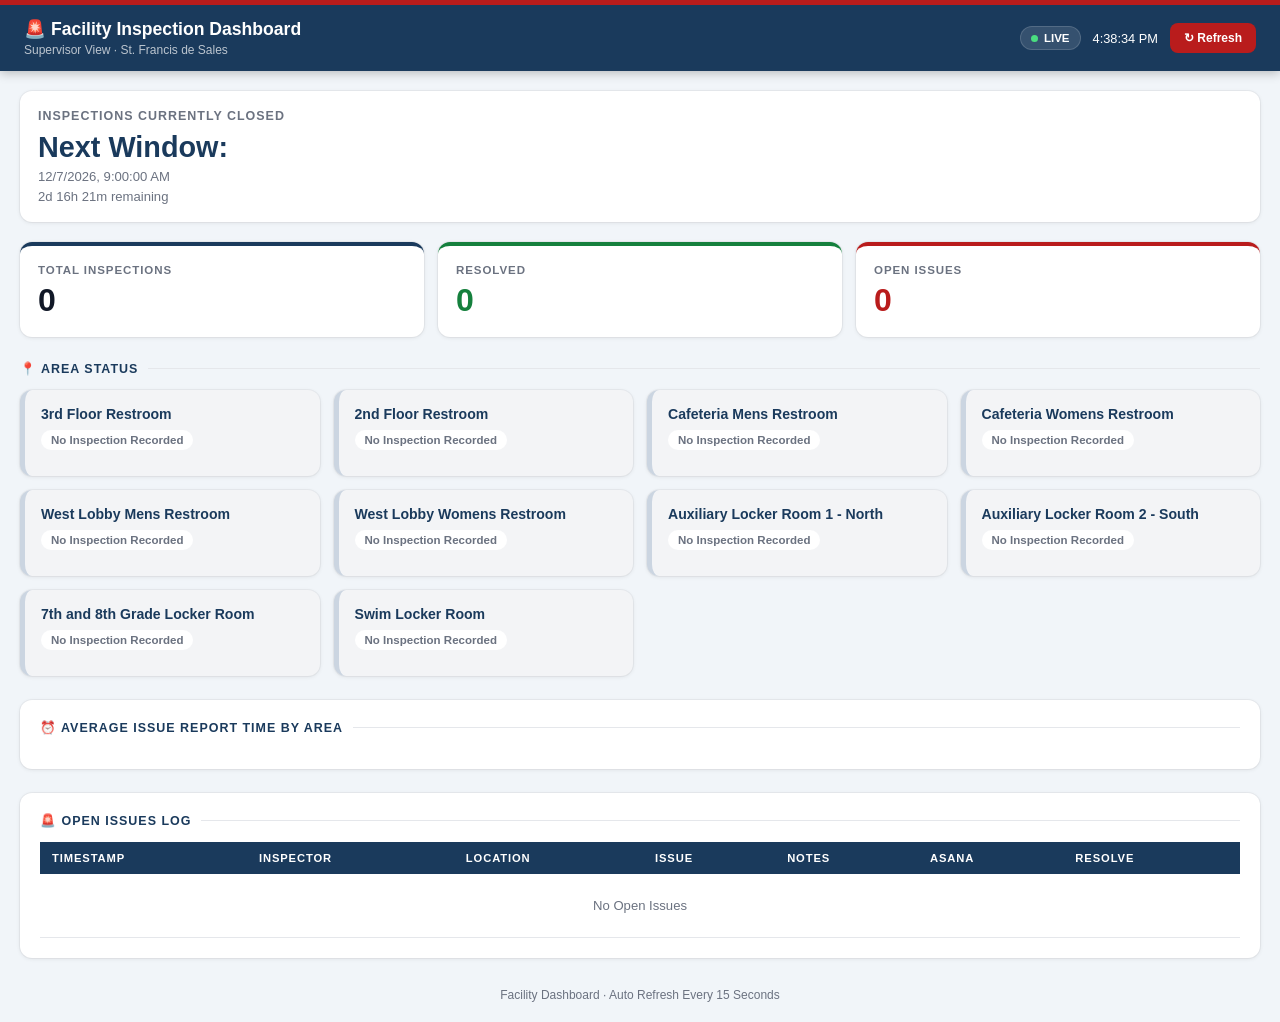
<file: index.html>
<!DOCTYPE html>
<html lang="en">
<head>
  <meta charset="UTF-8" />
  <meta
    name="viewport"
    content="width=device-width, initial-scale=1.0"
  />

  <title>
    Facility Inspection Dashboard — Supervisor
  </title>

  <link rel="stylesheet" href="style.css" />

  <!-- 🚨 Alert Shield Favicon -->
  <link
    rel="icon"
    type="image/svg+xml"
    href='data:image/svg+xml,
    <svg xmlns="http://www.w3.org/2000/svg" viewBox="0 0 64 64">
      <path fill="%23b91c1c"
      d="M32 4 L56 14 V30 C56 46 45 57 32 60 C19 57 8 46 8 30 V14 Z"/>
      <path fill="white"
      d="M32 18 L34 38 H30 Z"/>
      <circle cx="32" cy="46" r="3" fill="white"/>
    </svg>'
  />
</head>

<body>

<header>
  <div class="header-top"></div>

  <div class="header-inner">

    <div class="header-title">
      <h1>
        🚨 Facility Inspection Dashboard
      </h1>

      <p>
        Supervisor View · St. Francis de Sales
      </p>
    </div>

    <div class="header-right">

      <div class="live-pill">
        <span class="live-dot"></span>
        LIVE
      </div>

      <div class="clock" id="clock">
        --:--:--
      </div>

      <button
        class="refresh-btn"
        onclick="refreshDashboard()"
      >
        ↻ Refresh
      </button>

    </div>
  </div>
</header>

<main>

  <!-- COUNTDOWN -->
  <div class="countdown-card">
    <div id="inspection-countdown"></div>
  </div>

  <!-- STATS -->
  <div class="stats-grid">

    <div class="stat-card">
      <div class="stat-label">
        Total Inspections
      </div>

      <div
        class="stat-value"
        id="total-inspections"
      >
        0
      </div>
    </div>

    <div class="stat-card green">
      <div class="stat-label">
        Resolved
      </div>

      <div
        class="stat-value"
        id="resolved-count"
      >
        0
      </div>
    </div>

    <div class="stat-card red">
      <div class="stat-label">
        Open Issues
      </div>

      <div
        class="stat-value"
        id="open-count"
      >
        0
      </div>
    </div>

  </div>

  <!-- LOCATION STATUS -->
  <div class="section-title">
    📍 Area Status
  </div>

  <div
    class="location-grid"
    id="location-grid"
  ></div>

  <!-- AVERAGE ISSUE TIMES -->
  <div class="card">

    <div class="section-title">
      ⏰ Average Issue Report Time by Area
    </div>

    <div
      class="avg-grid"
      id="average-issue-cards"
    ></div>

  </div>

  <!-- OPEN ISSUES -->
  <div class="card">

    <div class="section-title">
      🚨 Open Issues Log
    </div>

    <div class="table-wrap">

      <table>

        <thead>
          <tr>
            <th>Timestamp</th>
            <th>Inspector</th>
            <th>Location</th>
            <th>Issue</th>
            <th>Notes</th>
            <th>Asana</th>
            <th>Resolve</th>
          </tr>
        </thead>

        <tbody id="open-issues-body">

          <tr>
            <td
              colspan="7"
              class="empty-state"
            >
              Loading...
            </td>
          </tr>

        </tbody>

      </table>

    </div>
  </div>

  <div class="footer">
    Facility Dashboard · Auto Refresh Every 15 Seconds
  </div>

</main>

<script src="script.js"></script>

<script>
  initializeSupervisorPage();
</script>

</body>
</html>
</file>
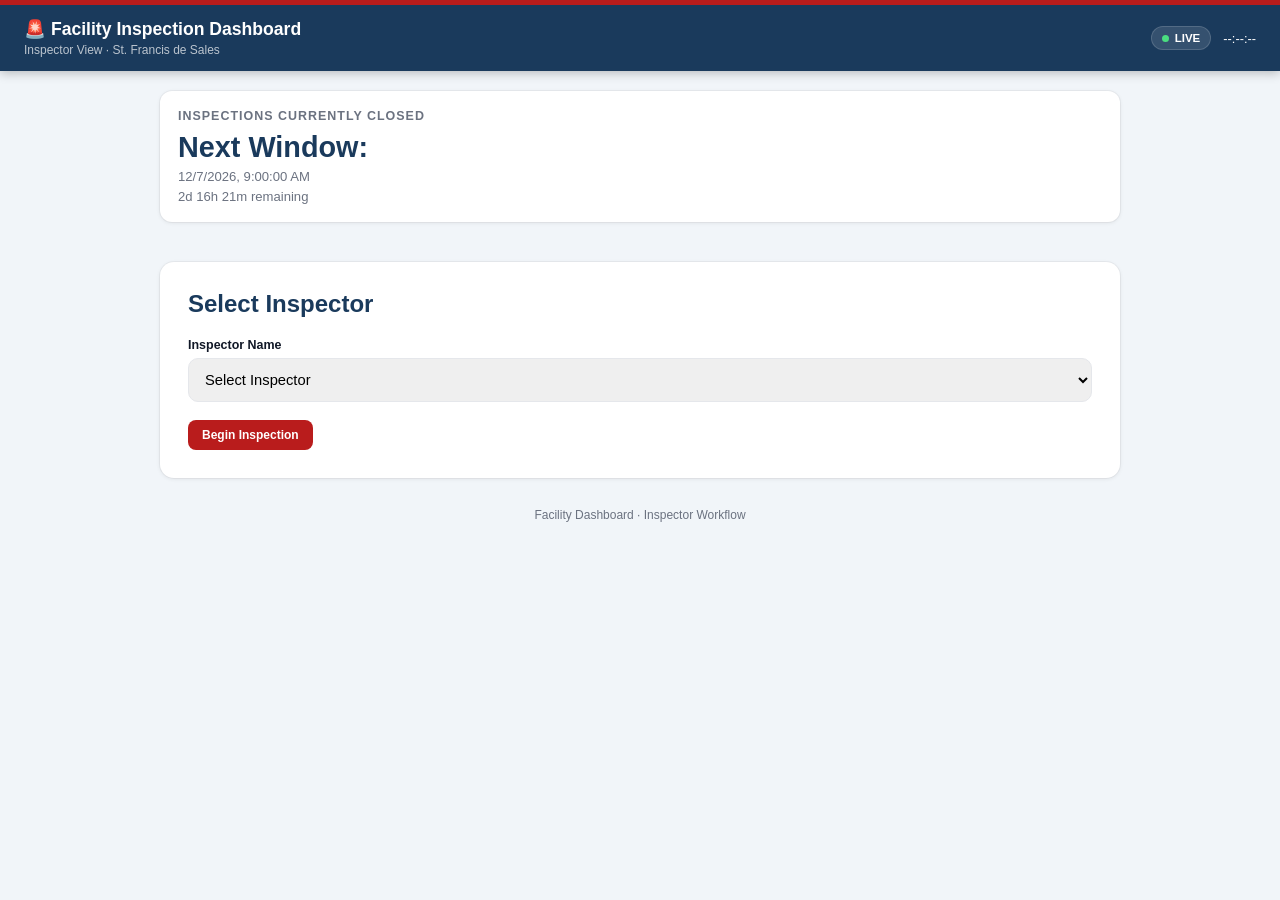
<file: inspector.html>
<!DOCTYPE html>
<html lang="en">
<head>
  <meta charset="UTF-8" />

  <meta
    name="viewport"
    content="width=device-width, initial-scale=1.0"
  />

  <title>
    Facility Inspection Dashboard — Inspector
  </title>

  <link rel="stylesheet" href="style.css" />

  <!-- 🚨 Alert Shield Favicon -->
  <link
    rel="icon"
    type="image/svg+xml"
    href='data:image/svg+xml,
    <svg xmlns="http://www.w3.org/2000/svg" viewBox="0 0 64 64">
      <path fill="%23b91c1c"
      d="M32 4 L56 14 V30 C56 46 45 57 32 60 C19 57 8 46 8 30 V14 Z"/>
      <path fill="white"
      d="M32 18 L34 38 H30 Z"/>
      <circle cx="32" cy="46" r="3" fill="white"/>
    </svg>'
  />
</head>

<body>

<header>

  <div class="header-top"></div>

  <div class="header-inner">

    <div class="header-title">

      <h1>
        🚨 Facility Inspection Dashboard
      </h1>

      <p>
        Inspector View · St. Francis de Sales
      </p>

    </div>

    <div class="header-right">

      <div class="live-pill">
        <span class="live-dot"></span>
        LIVE
      </div>

      <div class="clock" id="clock">
        --:--:--
      </div>

    </div>

  </div>

</header>

<main class="inspector-wrapper">

  <!-- COUNTDOWN -->
  <div class="countdown-card">
    <div id="inspection-countdown"></div>
  </div>

  <!-- LOGIN -->
  <div
    class="inspector-login"
    id="login-section"
  >

    <h2>
      Select Inspector
    </h2>

    <div class="form-group">

      <label for="inspector-name">
        Inspector Name
      </label>

      <select id="inspector-name">

        <option value="">
          Select Inspector
        </option>

        <option>
          Ken Westenkirchner
        </option>

        <option>
          Matt Prater
        </option>

        <option>
          Corey Driver
        </option>

        <option>
          Murell Gregory
        </option>

        <option>
          Khyle Weirich
        </option>

        <option>
          Paris Martin
        </option>

        <option>
          Michael Hagmeyer
        </option>

        <option value="OTHER">
          Other / Not Listed
        </option>

      </select>

    </div>

    <div
      class="form-group"
      id="custom-name-group"
      style="display:none;"
    >

      <label for="custom-name">
        Enter Your Name
      </label>

      <input
        type="text"
        id="custom-name"
        placeholder="Full Name"
      />

    </div>

    <button
      class="refresh-btn"
      onclick="beginInspection()"
    >
      Begin Inspection
    </button>

  </div>

  <!-- INSPECTION AREA LIST -->
  <div
    id="inspection-section"
    style="display:none;"
  >

    <div class="section-title">
      📍 Inspection Areas
    </div>

    <div
      class="area-list"
      id="area-list"
    ></div>

  </div>

  <div class="footer">
    Facility Dashboard · Inspector Workflow
  </div>

</main>

<script src="script.js"></script>

<script>

/* =========================================================
   GOOGLE FORM PREFILL BASE URL
========================================================= */

const GOOGLE_FORM_PREFILL =
  "https://docs.google.com/forms/d/e/1FAIpQLSdv0823sBL02gmS9hErEdXtpKLNaWyahyLUxqt5apCOQCEcdQ/viewform?usp=pp_url";

/* =========================================================
   FORM FIELD IDS
========================================================= */

const NAME_ENTRY =
  "entry.1456245431";

const LOCATION_ENTRY =
  "entry.1739126018";

/* =========================================================
   AREA STATE STORAGE
========================================================= */

const areaState = {};

/* =========================================================
   INITIALIZE PAGE
========================================================= */

initializeInspectorPage();

document
  .getElementById("inspector-name")
  .addEventListener("change", (e) => {

    const custom =
      document.getElementById(
        "custom-name-group"
      );

    if (e.target.value === "OTHER") {
      custom.style.display = "block";
    } else {
      custom.style.display = "none";
    }
  });

/* =========================================================
   BEGIN INSPECTION
========================================================= */

function beginInspection() {

  const dropdown =
    document.getElementById(
      "inspector-name"
    );

  let inspector =
    dropdown.value;

  if (inspector === "OTHER") {

    inspector =
      document
        .getElementById("custom-name")
        .value
        .trim();
  }

  if (!inspector) {
    alert("Please select your name.");
    return;
  }

  localStorage.setItem(
    "inspectorName",
    inspector
  );

  document.getElementById(
    "login-section"
  ).style.display = "none";

  document.getElementById(
    "inspection-section"
  ).style.display = "block";

  renderInspectionAreas(inspector);
}

/* =========================================================
   RENDER AREAS
========================================================= */

function renderInspectionAreas(inspector) {

  const container =
    document.getElementById(
      "area-list"
    );

  container.innerHTML = "";

  LOCATIONS.forEach((location) => {

    const row =
      document.createElement("div");

    row.className = "area-row";

    row.id =
      "row-" +
      encodeURIComponent(location);

    row.innerHTML = `
      <div class="area-name">
        ${location}
      </div>

      <div class="area-actions">

        <button
          class="clear-btn"
          onclick="
            markAllClear(
              '${encodeURIComponent(location)}'
            )
          "
        >
          All Clear
        </button>

        <button
          class="issue-btn"
          onclick="
            reportIssue(
              '${encodeURIComponent(location)}',
              '${encodeURIComponent(inspector)}'
            )
          "
        >
          Issues Found
        </button>

      </div>
    `;

    container.appendChild(row);
  });
}

/* =========================================================
   MARK ALL CLEAR
========================================================= */

async function markAllClear(encodedLocation) {

  const location =
    decodeURIComponent(
      encodedLocation
    );

  const inspector =
    localStorage.getItem(
      "inspectorName"
    );

  await fetch(API_URL, {
    method: "POST",

    body: JSON.stringify({
      action: "submitInspection",

      inspector,

      location,

      issues: "No Issues Found",

      notes: "",

      photos: false
    })
  });

  const row =
    document.getElementById(
      "row-" + encodedLocation
    );

  row.innerHTML = `
    <div class="area-name">
      ${location}
    </div>

    <div class="
      done-pill
      done-green
    ">
      ✓
    </div>
  `;
}

/* =========================================================
   REPORT ISSUE
========================================================= */

function reportIssue(
  encodedLocation,
  encodedInspector
) {

  const location =
    decodeURIComponent(
      encodedLocation
    );

  const inspector =
    decodeURIComponent(
      encodedInspector
    );

  const url =
    GOOGLE_FORM_PREFILL +
    `&${NAME_ENTRY}=` +
    encodeURIComponent(inspector) +
    `&${LOCATION_ENTRY}=` +
    encodeURIComponent(location);

  const row =
    document.getElementById(
      "row-" + encodedLocation
    );

  row.innerHTML = `
    <div class="area-name">
      ${location}
    </div>

    <div class="
      done-pill
      done-red
    ">
      !
    </div>
  `;

  window.location.href = url;
}

</script>

</body>
</html>
</file>
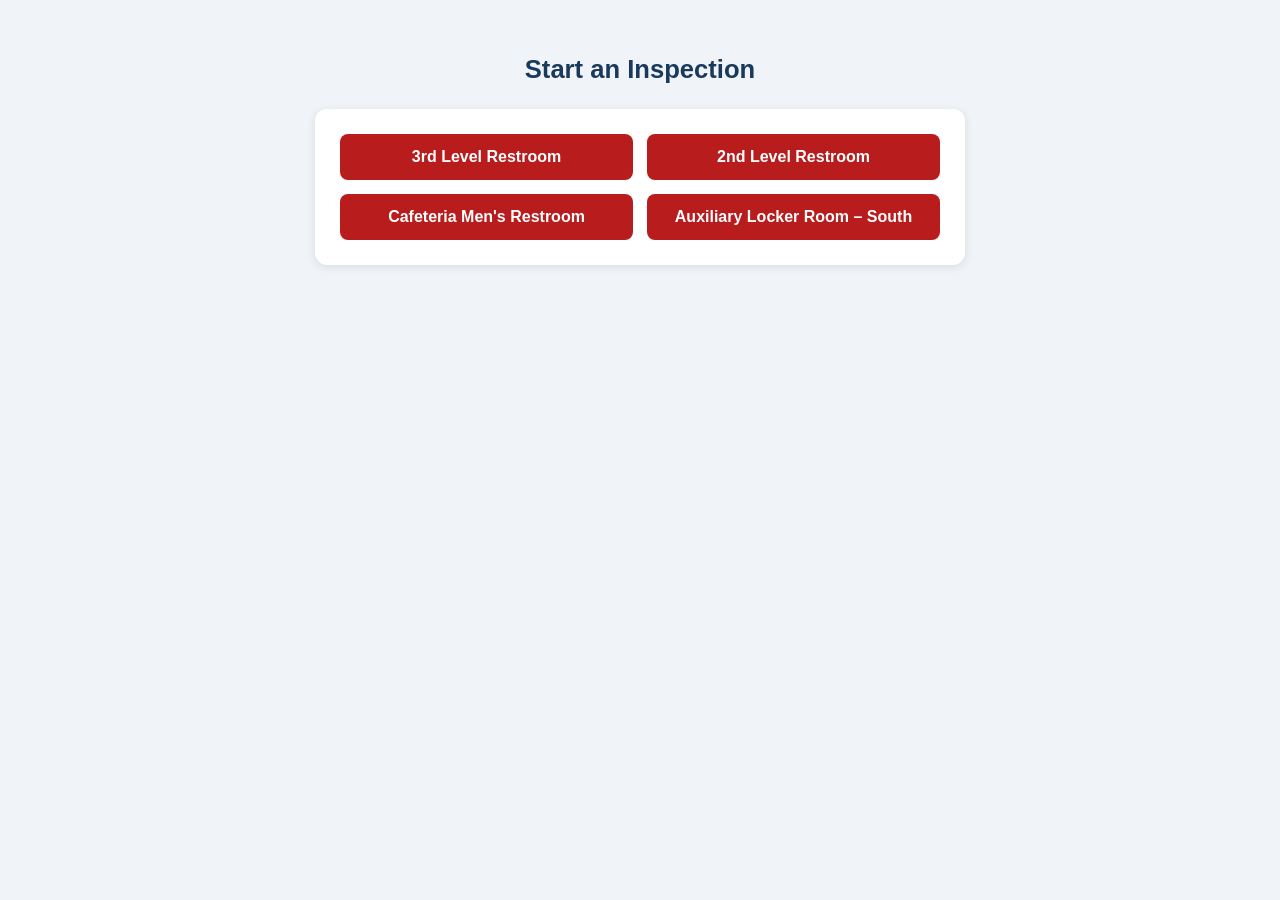
<file: landing.html>
<!DOCTYPE html>
<html lang="en">
<head>
<meta charset="UTF-8">
<meta name="viewport" content="width=device-width, initial-scale=1.0">
<title>Start an Inspection — St. Francis de Sales</title>

<style>
body {
  font-family:-apple-system,BlinkMacSystemFont,"Segoe UI",Roboto,sans-serif;
  background:#f0f4f8;
  padding:30px;
  color:#111827;
}

h1 {
  text-align:center;
  font-size:1.6rem;
  font-weight:800;
  color:#1a3a5c;
  margin-bottom:25px;
}

.panel {
  max-width:600px;
  margin:0 auto;
  background:white;
  padding:25px;
  border-radius:12px;
  box-shadow:0 2px 10px rgba(0,0,0,0.1);
}

.buttons {
  display:grid;
  grid-template-columns:repeat(auto-fit,minmax(200px,1fr));
  gap:14px;
}

.btn {
  display:block;
  text-align:center;
  padding:14px 18px;
  background:#b91c1c;
  color:white;
  text-decoration:none;
  border-radius:8px;
  font-size:1rem;
  font-weight:700;
  transition:background 0.2s ease, transform 0.1s ease;
}

.btn:hover {
  background:#991b1b;
  transform:translateY(-2px);
}
</style>
</head>

<body>

<h1>Start an Inspection</h1>

<div class="panel">
  <div class="buttons">

    <a class="btn" href="https://docs.google.com/forms/d/e/1FAIpQLSdv0823sBL02gmS9hErEdXtpKLNaWyahyLUxqt5apCOQCEcdQ/viewform?usp=pp_url&entry.1736125068=Ken+Westenkirchner&entry.1902915184=3rd+Level+Restroom&entry.1467413444=RR-3U&entry.173778779=No+Issues+Found">
      3rd Level Restroom
    </a>

    <a class="btn" href="https://docs.google.com/forms/d/e/1FAIpQLSdv0823sBL02gmS9hErEdXtpKLNaWyahyLUxqt5apCOQCEcdQ/viewform?usp=pp_url&entry.1736125068=Ken+Westenkirchner&entry.1902915184=2nd+Level+Restroom&entry.1467413444=RR-2L&entry.173778779=No+Issues+Found">
      2nd Level Restroom
    </a>

    <a class="btn" href="https://docs.google.com/forms/d/e/1FAIpQLSdv0823sBL02gmS9hErEdXtpKLNaWyahyLUxqt5apCOQCEcdQ/viewform?usp=pp_url&entry.1736125068=Ken+Westenkirchner&entry.1902915184=Cafeteria+Mens+Restroom&entry.1467413444=RR-CAFM&entry.173778779=No+Issues+Found">
      Cafeteria Men's Restroom
    </a>

    <a class="btn" href="https://docs.google.com/forms/d/e/1FAIpQLSdv0823sBL02gmS9hErEdXtpKLNaWyahyLUxqt5apCOQCEcdQ/viewform?usp=pp_url&entry.1736125068=Ken+Westenkirchner&entry.1902915184=Auxiliary+Gym+Locker+Room+-+South&entry.1467413444=LR-AGS&entry.173778779=No+Issues+Found">
      Auxiliary Locker Room – South
    </a>

  </div>
</div>

</body>
</html>
</file>
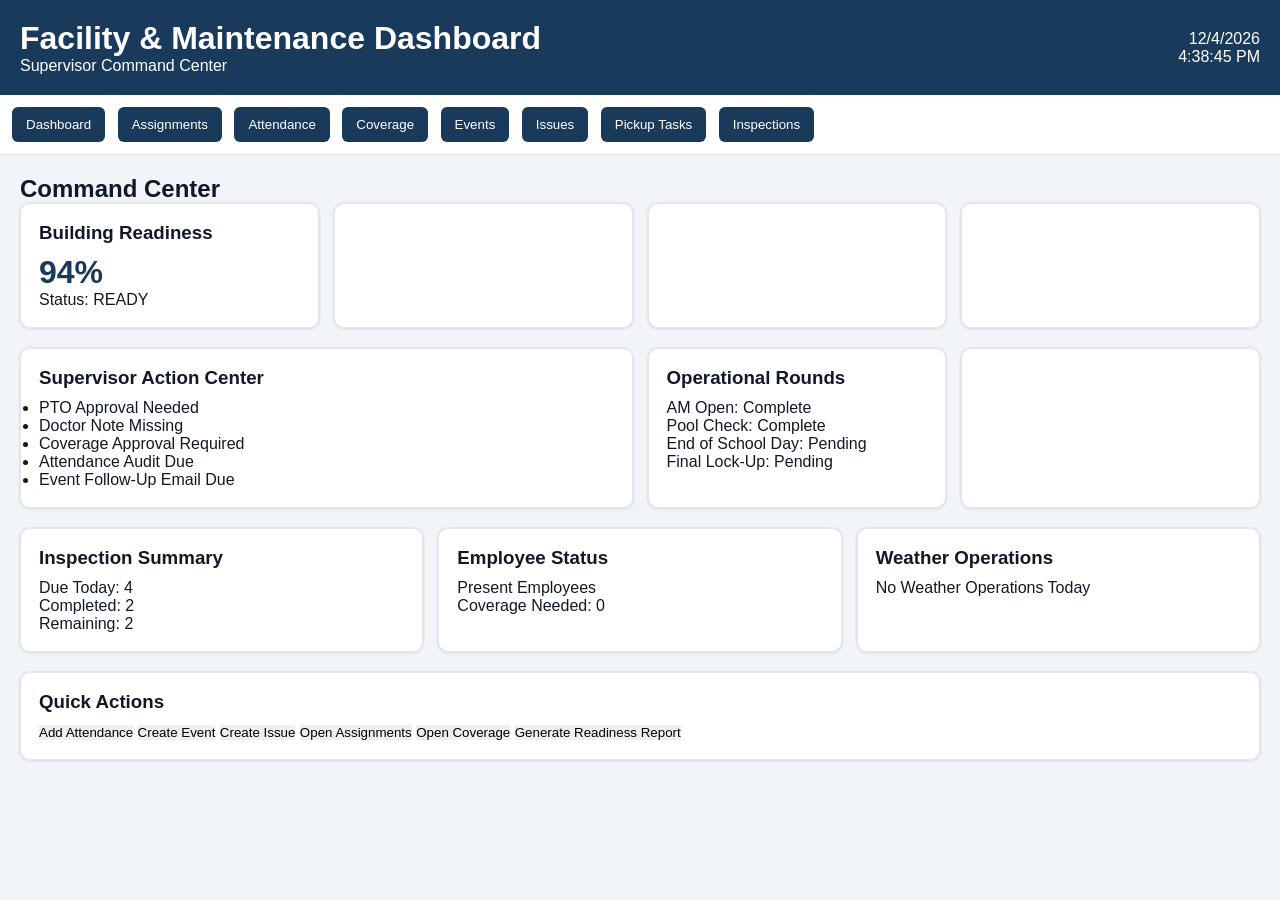
<file: supervisor.html>
<!DOCTYPE html>

<html>

<head>

<title>Facility & Maintenance Dashboard</title>

<link rel="stylesheet" href="style.css">

</head>

<body>

<div class="fm-header">

<div>
    <h1>Facility & Maintenance Dashboard</h1>
    <p>Supervisor Command Center</p>
</div>

<div class="fm-header-right">

    <div id="currentDate">Date</div>

    <div id="currentTime">Time</div>

</div>

</div>

<div class="fm-nav">

<button onclick="showSection('dashboard')">Dashboard</button>

<button onclick="showSection('assignments')">Assignments</button>

<button onclick="showSection('attendance')">Attendance</button>

<button onclick="showSection('coverage')">Coverage</button>

<button onclick="showSection('events')">Events</button>

<button onclick="showSection('issues')">Issues</button>

<button onclick="showSection('pickup')">Pickup Tasks</button>

<button onclick="window.location.href='inspector.html'">Inspections</button>

</div>

<div id="dashboard" class="fm-section">

<h2>Command Center</h2>

<div class="dashboard-grid">

<div class="dashboard-card">
<h3>Building Readiness</h3>
<h1>94%</h1>
<p>Status: READY</p>
</div>

<div class="dashboard-card" id="attendanceCard">
</div>

<div class="dashboard-card" id="eventCard">
</div>

<div class="dashboard-card" id="issuesCard">
</div>

</div>

<div class="dashboard-grid">

<div class="dashboard-card wide">

<h3>Supervisor Action Center</h3>

<ul>

<li>PTO Approval Needed</li>

<li>Doctor Note Missing</li>

<li>Coverage Approval Required</li>

<li>Attendance Audit Due</li>

<li>Event Follow-Up Email Due</li>

</ul>

</div>

<div class="dashboard-card">

<h3>Operational Rounds</h3>

<p>AM Open: Complete</p>

<p>Pool Check: Complete</p>

<p>End of School Day: Pending</p>

<p>Final Lock-Up: Pending</p>

</div>

<div class="dashboard-card" id="assignmentCard">
</div>

</div>

<div class="dashboard-grid">

<div class="dashboard-card">

<h3>Inspection Summary</h3>

<p>Due Today: 4</p>

<p>Completed: 2</p>

<p>Remaining: 2</p>

</div>

<div class="dashboard-card">

<h3>Employee Status</h3>

<p>Present Employees</p>

<p>Coverage Needed: 0</p>

</div>

<div class="dashboard-card">

<h3>Weather Operations</h3>

<p>No Weather Operations Today</p>

</div>

</div>

<div class="dashboard-card">

<h3>Quick Actions</h3>

<button>Add Attendance</button>

<button>Create Event</button>

<button>Create Issue</button>

<button>Open Assignments</button>

<button>Open Coverage</button>

<button>Generate Readiness Report</button>

</div>

</div>

</div>
    
<div id="assignments" class="fm-section">

<h2>Assignments</h2>

<p>Assignments Module Coming Next</p>

</div>

<div id="attendance" class="fm-section">

<h2>Attendance</h2>

<p>Attendance Module Coming Next</p>

</div>

<div id="coverage" class="fm-section">

<h2>Coverage</h2>

<p>Coverage Module Coming Next</p>

</div>

<div id="events" class="fm-section">

<h2>Events</h2>

<p>Events Module Coming Next</p>

</div>

<div id="issues" class="fm-section">

<h2>Issues</h2>

<p>Issue Module Coming Next</p>

</div>

<div id="pickup" class="fm-section">

<h2>Open Pickup Tasks</h2>

<p>Pickup Task Module Coming Next</p>

</div>

<script src="supervisor.js"></script>

</body>

</html>
</file>
<file: style.css>
/* =========================================================
   FACILITY DASHBOARD STYLE.CSS
========================================================= */

*,
*::before,
*::after {
  box-sizing: border-box;
  margin: 0;
  padding: 0;
}

:root {
  --navy: #1a3a5c;
  --red: #b91c1c;
  --red-dark: #991b1b;
  --green: #15803d;
  --yellow: #ca8a04;
  --gray: #6b7280;

  --bg: #f1f5f9;
  --card: #ffffff;
  --border: #e5e7eb;

  --green-bg: #dcfce7;
  --red-bg: #fee2e2;
  --yellow-bg: #fef3c7;
  --gray-bg: #f3f4f6;

  --shadow:
    0 1px 4px rgba(0,0,0,0.08),
    0 0 0 1px rgba(0,0,0,0.04);
}

body {
  font-family:
    -apple-system,
    BlinkMacSystemFont,
    "Segoe UI",
    Roboto,
    sans-serif;

  background: var(--bg);
  color: #111827;
  min-height: 100vh;
}

/* =========================================================
   HEADER
========================================================= */

header {
  background: var(--navy);
  color: white;
  position: sticky;
  top: 0;
  z-index: 500;
  box-shadow: 0 2px 10px rgba(0,0,0,0.25);
}

.header-top {
  height: 5px;
  background: var(--red);
}

.header-inner {
  display: flex;
  align-items: center;
  justify-content: space-between;
  padding: 14px 24px;
  gap: 16px;
  flex-wrap: wrap;
}

.header-title h1 {
  font-size: 1.1rem;
  font-weight: 700;
}

.header-title p {
  font-size: 0.75rem;
  opacity: 0.7;
  margin-top: 3px;
}

.header-right {
  display: flex;
  align-items: center;
  gap: 12px;
}

.live-pill {
  display: flex;
  align-items: center;
  gap: 6px;

  padding: 5px 10px;

  border-radius: 999px;

  background: rgba(255,255,255,0.12);

  border: 1px solid rgba(255,255,255,0.15);

  font-size: 0.72rem;
  font-weight: 700;
}

.live-dot {
  width: 7px;
  height: 7px;
  border-radius: 50%;
  background: #4ade80;

  animation: blink 1.8s infinite;
}

@keyframes blink {
  0%,100% { opacity: 1; }
  50% { opacity: 0.35; }
}

.clock {
  font-size: 0.8rem;
  font-variant-numeric: tabular-nums;
}

/* =========================================================
   MAIN
========================================================= */

main {
  max-width: 1400px;
  margin: 0 auto;
  padding: 20px;
}

/* =========================================================
   SECTION TITLES
========================================================= */

.section-title {
  display: flex;
  align-items: center;
  gap: 10px;

  margin-bottom: 14px;

  font-size: 0.78rem;
  text-transform: uppercase;
  letter-spacing: 0.08em;
  font-weight: 700;

  color: var(--navy);
}

.section-title::after {
  content: "";
  flex: 1;
  height: 1px;
  background: var(--border);
}

/* =========================================================
   COUNTDOWN
========================================================= */

.countdown-card {
  background: var(--card);
  border-radius: 12px;
  box-shadow: var(--shadow);

  padding: 18px;
  margin-bottom: 20px;
}

.countdown-label {
  font-size: 0.78rem;
  text-transform: uppercase;
  letter-spacing: 0.08em;
  font-weight: 700;
  color: var(--gray);

  margin-bottom: 8px;
}

.countdown-time {
  font-size: 1.8rem;
  font-weight: 800;
  color: var(--navy);
}

.countdown-sub {
  margin-top: 5px;
  font-size: 0.82rem;
  color: var(--gray);
}

/* =========================================================
   STATS
========================================================= */

.stats-grid {
  display: grid;
  grid-template-columns: repeat(auto-fit,minmax(180px,1fr));
  gap: 14px;
  margin-bottom: 24px;
}

.stat-card {
  background: var(--card);
  border-radius: 12px;
  padding: 18px;

  box-shadow: var(--shadow);

  border-top: 4px solid var(--navy);
}

.stat-card.green {
  border-top-color: var(--green);
}

.stat-card.red {
  border-top-color: var(--red);
}

.stat-label {
  font-size: 0.72rem;
  text-transform: uppercase;
  letter-spacing: 0.08em;
  font-weight: 700;
  color: var(--gray);
}

.stat-value {
  font-size: 2rem;
  font-weight: 800;
  margin-top: 6px;
}

.stat-card.green .stat-value {
  color: var(--green);
}

.stat-card.red .stat-value {
  color: var(--red);
}

/* =========================================================
   LOCATION GRID
========================================================= */

.location-grid {
  display: grid;
  grid-template-columns: repeat(auto-fill,minmax(240px,1fr));
  gap: 14px;
  margin-bottom: 24px;
}

.location-card {
  border-radius: 12px;
  padding: 16px;
  box-shadow: var(--shadow);

  border-left: 5px solid transparent;

  transition: transform 0.15s ease;
}

.location-card:hover {
  transform: translateY(-2px);
}

.status-green {
  background: #f0fdf4;
  border-left-color: var(--green);
}

.status-red {
  background: #fff5f5;
  border-left-color: var(--red);
}

.status-yellow {
  background: #fffbeb;
  border-left-color: var(--yellow);
}

.status-gray {
  background: var(--gray-bg);
  border-left-color: #cbd5e1;
}

.location-name {
  font-size: 0.88rem;
  font-weight: 700;
  color: var(--navy);

  margin-bottom: 8px;
}

.location-status {
  display: inline-flex;
  align-items: center;

  padding: 4px 10px;

  border-radius: 999px;

  font-size: 0.72rem;
  font-weight: 700;

  margin-bottom: 10px;
}

.status-green .location-status {
  background: var(--green-bg);
  color: var(--green);
}

.status-red .location-status {
  background: var(--red-bg);
  color: var(--red);
}

.status-yellow .location-status {
  background: var(--yellow-bg);
  color: var(--yellow);
}

.status-gray .location-status {
  background: white;
  color: var(--gray);
}

.location-meta {
  font-size: 0.75rem;
  color: var(--gray);
  margin-top: 4px;
}

/* =========================================================
   CARDS
========================================================= */

.card {
  background: var(--card);
  border-radius: 12px;
  padding: 20px;
  box-shadow: var(--shadow);

  margin-bottom: 24px;
}

/* =========================================================
   TABLES
========================================================= */

.table-wrap {
  overflow-x: auto;
}

table {
  width: 100%;
  border-collapse: collapse;
}

th {
  background: var(--navy);
  color: white;

  padding: 10px 12px;

  text-align: left;

  font-size: 0.7rem;
  text-transform: uppercase;
  letter-spacing: 0.08em;
}

td {
  padding: 10px 12px;
  border-bottom: 1px solid var(--border);

  font-size: 0.82rem;
}

tr:hover td {
  background: #f8fafc;
}

.empty-state {
  text-align: center;
  padding: 24px;
  color: var(--gray);
}

/* =========================================================
   BUTTONS
========================================================= */

button {
  border: none;
  cursor: pointer;
  transition: 0.15s ease;
}

.refresh-btn {
  background: var(--red);
  color: white;

  padding: 8px 14px;

  border-radius: 8px;

  font-size: 0.75rem;
  font-weight: 700;
}

.refresh-btn:hover {
  background: var(--red-dark);
}

.resolve-btn {
  background: var(--green);
  color: white;

  padding: 6px 12px;

  border-radius: 8px;

  font-size: 0.72rem;
  font-weight: 700;
}

.resolve-btn:hover {
  background: #166534;
}

.asana-btn {
  background: var(--red);
  color: white;

  padding: 6px 12px;

  border-radius: 8px;

  font-size: 0.72rem;
  font-weight: 700;
}

.asana-btn:hover {
  background: var(--red-dark);
}

/* =========================================================
   AVERAGE ISSUE CARDS
========================================================= */

.avg-grid {
  display: grid;
  grid-template-columns: repeat(auto-fill,minmax(220px,1fr));
  gap: 14px;
}

.avg-card {
  background: var(--gray-bg);
  border-radius: 12px;

  padding: 16px;
}

.avg-location {
  font-size: 0.84rem;
  font-weight: 700;
  color: var(--navy);

  margin-bottom: 8px;
}

.avg-time {
  font-size: 1.6rem;
  font-weight: 800;
  color: var(--red);
}

.avg-sub {
  margin-top: 6px;
  font-size: 0.76rem;
  color: var(--gray);
}

/* =========================================================
   INSPECTOR PAGE
========================================================= */

.inspector-wrapper {
  max-width: 1000px;
  margin: 0 auto;
}

.inspector-login {
  background: var(--card);
  border-radius: 14px;
  box-shadow: var(--shadow);

  padding: 28px;
  margin-top: 40px;
}

.inspector-login h2 {
  margin-bottom: 20px;
  color: var(--navy);
}

.form-group {
  margin-bottom: 18px;
}

label {
  display: block;
  margin-bottom: 6px;

  font-size: 0.78rem;
  font-weight: 700;
}

select,
input {
  width: 100%;

  padding: 12px;

  border-radius: 10px;
  border: 1px solid var(--border);

  font-size: 0.92rem;
}

.area-list {
  display: flex;
  flex-direction: column;
  gap: 14px;
}

.area-row {
  display: flex;
  align-items: center;
  justify-content: space-between;

  background: var(--card);

  border-radius: 12px;

  padding: 16px;

  box-shadow: var(--shadow);

  gap: 14px;
}

.area-name {
  font-size: 0.88rem;
  font-weight: 700;
  color: var(--navy);
}

.area-actions {
  display: flex;
  align-items: center;
  gap: 10px;
}

.clear-btn {
  background: var(--green);
  color: white;

  padding: 10px 14px;

  border-radius: 10px;

  font-size: 0.75rem;
  font-weight: 700;
}

.issue-btn {
  background: var(--red);
  color: white;

  padding: 10px 14px;

  border-radius: 10px;

  font-size: 0.75rem;
  font-weight: 700;
}

.done-pill {
  display: inline-flex;
  align-items: center;
  justify-content: center;

  min-width: 44px;
  height: 44px;

  border-radius: 999px;

  color: white;
  font-size: 1rem;
  font-weight: 800;
}

.done-green {
  background: var(--green);
}

.done-red {
  background: var(--red);
}

/* =========================================================
   FOOTER
========================================================= */

.footer {
  text-align: center;
  margin-top: 30px;

  font-size: 0.75rem;
  color: var(--gray);
}

/* =========================================================
   RESPONSIVE
========================================================= */

@media (max-width: 768px) {

  .header-inner {
    flex-direction: column;
    align-items: flex-start;
  }

  .area-row {
    flex-direction: column;
    align-items: flex-start;
  }

  .area-actions {
    width: 100%;
    justify-content: flex-start;
    flex-wrap: wrap;
  }

  .stats-grid {
    grid-template-columns: 1fr;
  }

  .location-grid {
    grid-template-columns: 1fr;
  }

  .avg-grid {
    grid-template-columns: 1fr;
  }
}
/* =========================================================
   SUPERVISOR COMMAND CENTER
========================================================= */

.fm-header {
  background: var(--navy);
  color: white;
  padding: 20px;
  display:flex;
  justify-content:space-between;
  align-items:center;
}

.fm-header-right {
  text-align:right;
}

.fm-nav {
  background:white;
  padding:12px;
  border-bottom:1px solid var(--border);
}

.fm-nav button {
  margin-right:8px;
  padding:10px 14px;
  border:none;
  border-radius:6px;
  cursor:pointer;
  background:var(--navy);
  color:white;
}

.fm-nav button:hover {
  background:#244d78;
}

.fm-section {
  display:none;
  padding:20px;
}

.dashboard-grid {
  display:grid;
  grid-template-columns:repeat(auto-fit,minmax(260px,1fr));
  gap:15px;
  margin-bottom:20px;
}

.dashboard-card {
  background:white;
  border:1px solid var(--border);
  border-radius:10px;
  padding:18px;
  box-shadow:var(--shadow);
}

.dashboard-card h3 {
  margin-bottom:10px;
}

.dashboard-card h1 {
  font-size:2rem;
  color:var(--navy);
}

.dashboard-card.wide {
  grid-column:span 2;
}
</file>
